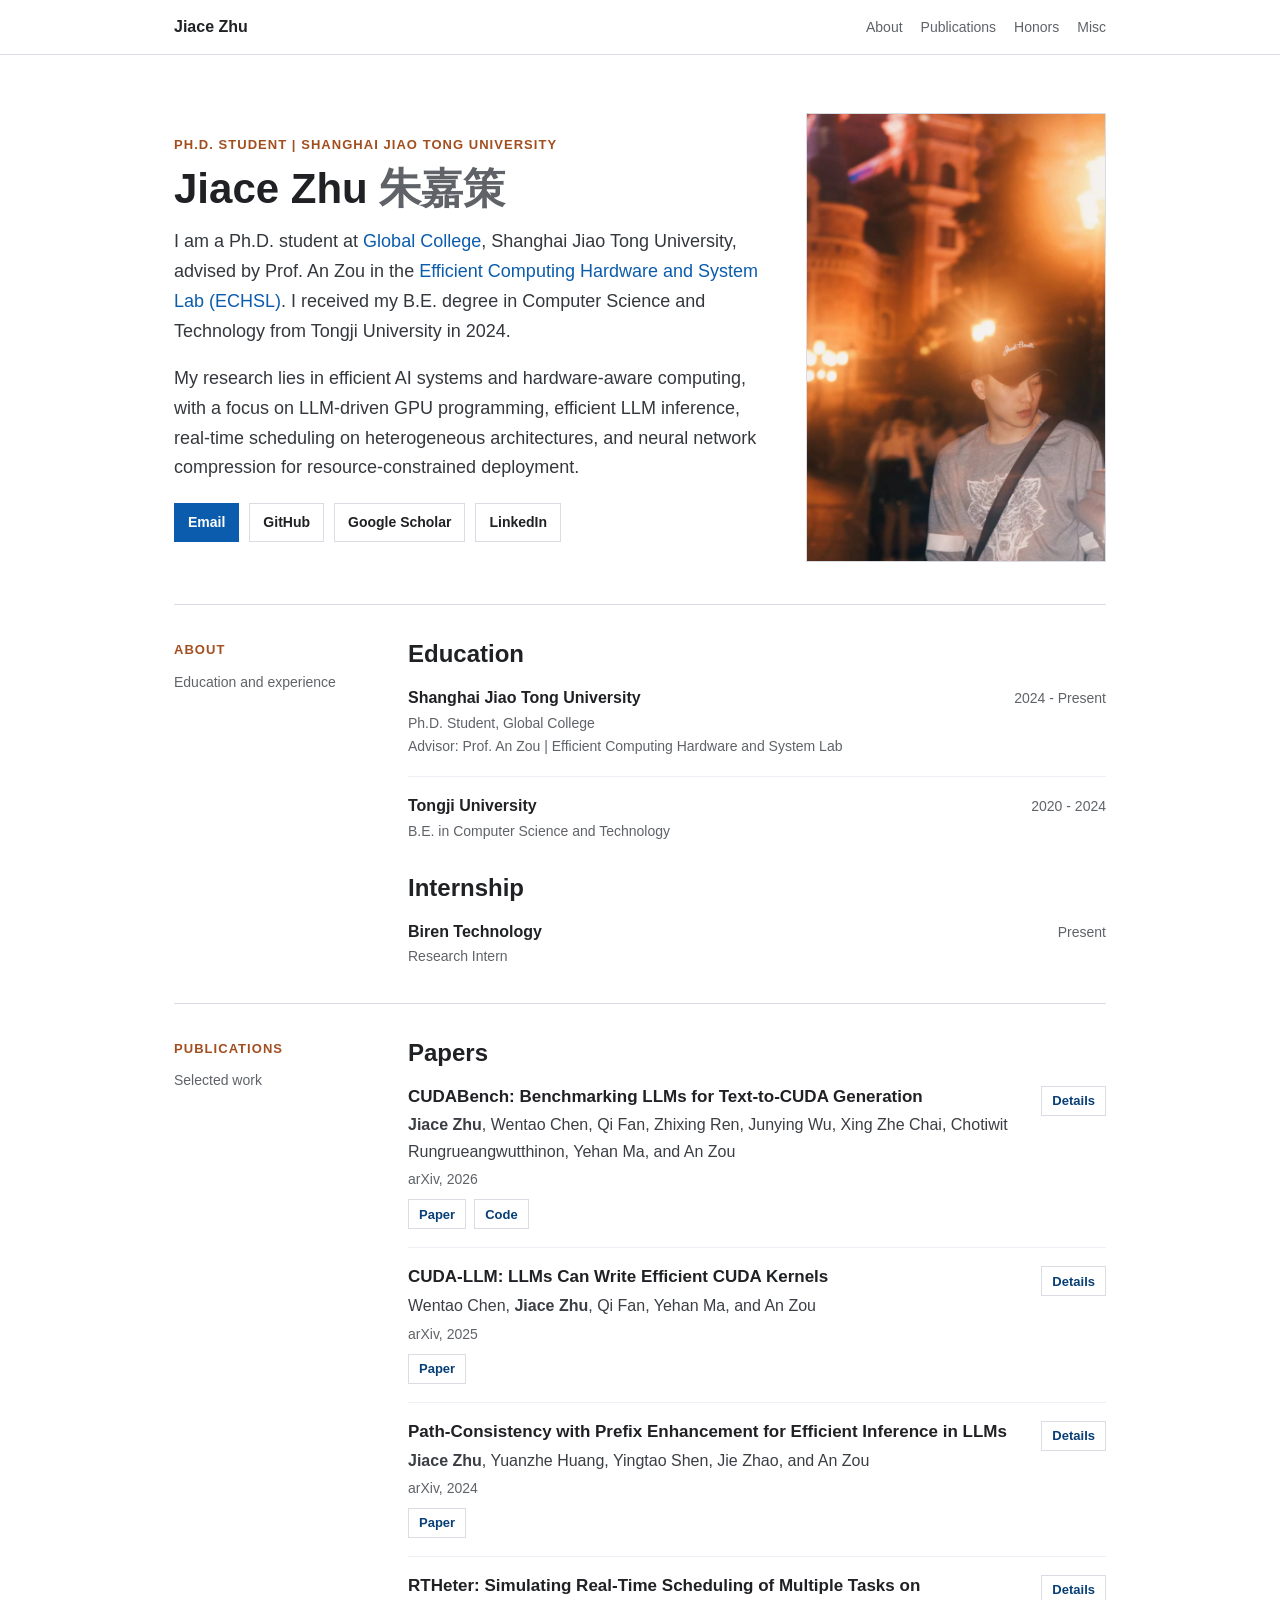
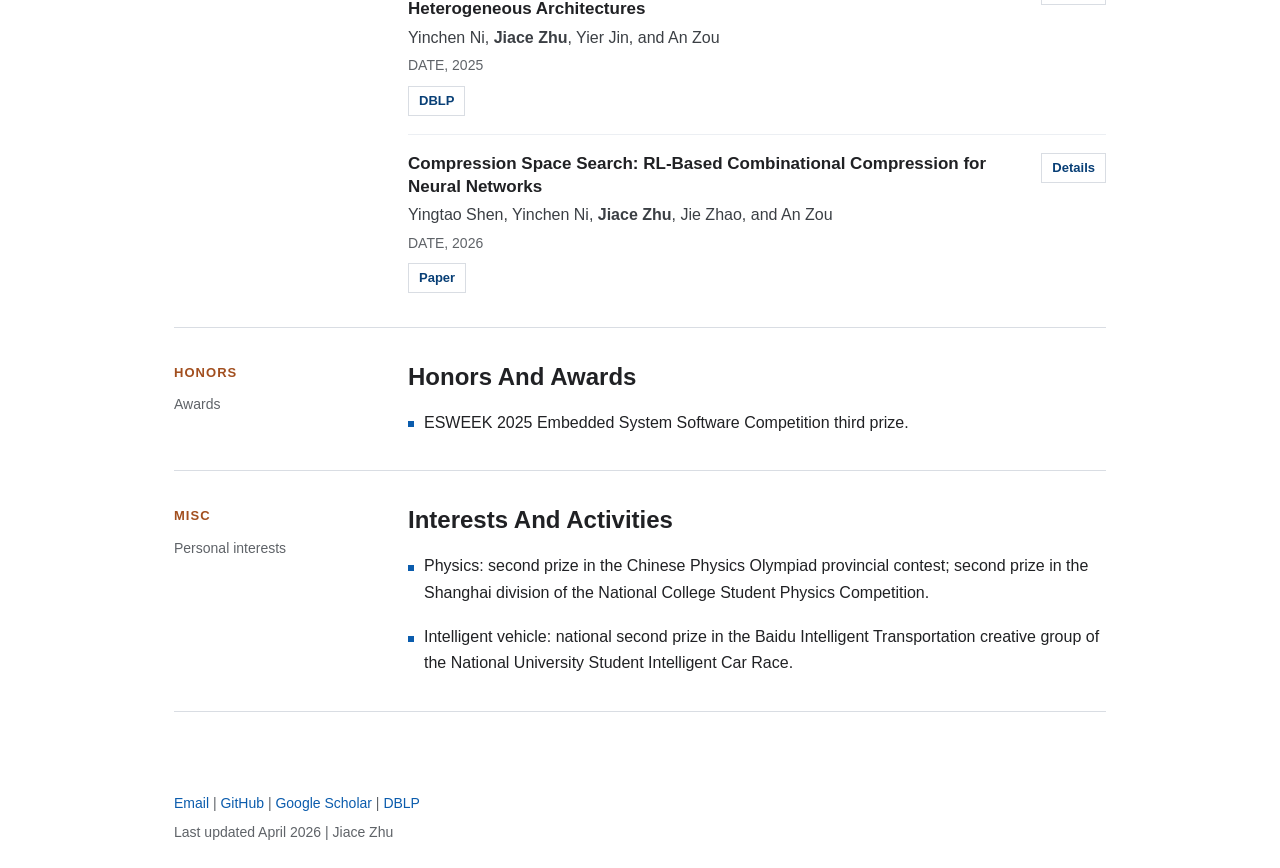
<file: index.html>
<!doctype html>
<html lang="en">
  <head>
    <meta charset="utf-8">
    <meta name="viewport" content="width=device-width, initial-scale=1">
    <meta name="description" content="Academic homepage of Jiace Zhu, Ph.D. student at Shanghai Jiao Tong University.">
    <link rel="icon" href="favicon.svg" type="image/svg+xml">
    <title>Jiace Zhu | Academic Homepage</title>
    <style>
      :root {
        color-scheme: light;
        --ink: #202124;
        --muted: #5f6368;
        --line: #d9dde3;
        --soft: #f6f7f9;
        --paper: #ffffff;
        --accent: #0b5cad;
        --accent-dark: #083f76;
        --warm: #a24f1f;
        --max: 980px;
      }

      * { box-sizing: border-box; }

      body {
        margin: 0;
        color: var(--ink);
        background: var(--paper);
        font-family: -apple-system, BlinkMacSystemFont, "Segoe UI", Arial, "Noto Sans", sans-serif;
        font-size: 16px;
        line-height: 1.65;
      }

      a { color: var(--accent); text-decoration: none; }
      a:hover { color: var(--accent-dark); text-decoration: underline; }

      .site-header {
        position: sticky;
        top: 0;
        z-index: 10;
        border-bottom: 1px solid var(--line);
        background: rgba(255, 255, 255, 0.94);
        backdrop-filter: blur(12px);
      }

      .nav {
        display: flex;
        align-items: center;
        justify-content: space-between;
        gap: 24px;
        max-width: var(--max);
        margin: 0 auto;
        padding: 14px 24px;
      }

      .brand { color: var(--ink); font-weight: 700; letter-spacing: 0; }

      .nav-links {
        display: flex;
        flex-wrap: wrap;
        gap: 18px;
        font-size: 14px;
      }

      .nav-links a { color: var(--muted); }

      main {
        max-width: var(--max);
        margin: 0 auto;
        padding: 0 24px 56px;
      }

      .hero {
        display: grid;
        grid-template-columns: minmax(0, 1fr) 300px;
        gap: 48px;
        align-items: center;
        padding: 58px 0 42px;
        border-bottom: 1px solid var(--line);
      }

      .eyebrow {
        margin: 0 0 10px;
        color: var(--warm);
        font-size: 13px;
        font-weight: 700;
        letter-spacing: 0.08em;
        text-transform: uppercase;
      }

      h1, h2, h3, p { margin-top: 0; }
      h1 { margin-bottom: 14px; font-size: 42px; line-height: 1.15; letter-spacing: 0; }
      h1 span { color: var(--muted); font-weight: 600; }
      h2 { margin-bottom: 18px; font-size: 24px; line-height: 1.25; }
      h3 { margin-bottom: 8px; font-size: 17px; }

      .lead {
        max-width: 760px;
        color: #34383d;
        font-size: 18px;
      }

      .portrait {
        width: 300px;
        max-width: 100%;
        height: auto;
        border: 1px solid var(--line);
        display: block;
        background: var(--soft);
      }

      .links {
        display: flex;
        flex-wrap: wrap;
        gap: 10px;
        margin-top: 20px;
      }

      .button {
        display: inline-flex;
        align-items: center;
        justify-content: center;
        min-height: 36px;
        padding: 7px 13px;
        border: 1px solid var(--line);
        color: var(--ink);
        background: var(--paper);
        font-size: 14px;
        font-weight: 600;
      }

      .button.primary {
        border-color: var(--accent);
        color: #fff;
        background: var(--accent);
      }

      .button:hover {
        text-decoration: none;
        border-color: var(--accent);
      }

      section {
        padding: 34px 0;
        border-bottom: 1px solid var(--line);
      }

      .section-grid {
        display: grid;
        grid-template-columns: 200px minmax(0, 1fr);
        gap: 34px;
      }

      .section-kicker {
        color: var(--muted);
        font-size: 14px;
      }

      .entry-list, .pub-list, .plain-list {
        display: grid;
        gap: 18px;
        margin: 0;
        padding: 0;
        list-style: none;
      }

      .entry-list + h2 { margin-top: 30px; }

      .entry {
        display: grid;
        grid-template-columns: minmax(0, 1fr) auto;
        gap: 12px;
        padding-bottom: 18px;
        border-bottom: 1px solid #eceff3;
      }

      .entry:last-child { padding-bottom: 0; border-bottom: 0; }
      .entry-title { margin: 0 0 3px; font-weight: 700; line-height: 1.35; }
      .entry-meta { margin: 0; color: var(--muted); font-size: 14px; }
      .entry-time { color: var(--muted); font-size: 14px; white-space: nowrap; }

      .publication {
        padding-bottom: 18px;
        border-bottom: 1px solid #eceff3;
      }

      .publication:last-child { padding-bottom: 0; border-bottom: 0; }

      .pub-row {
        display: grid;
        grid-template-columns: minmax(0, 1fr) auto;
        gap: 14px;
        align-items: start;
      }

      .pub-title {
        margin-bottom: 4px;
        font-size: 17px;
        font-weight: 700;
        line-height: 1.35;
      }

      .authors { margin-bottom: 3px; color: #3b3f44; }
      .authors strong { font-weight: 800; }
      .venue { margin-bottom: 8px; color: var(--muted); font-size: 14px; }

      .pub-links {
        display: flex;
        flex-wrap: wrap;
        gap: 8px;
      }

      .pub-links a {
        display: inline-flex;
        min-height: 30px;
        align-items: center;
        border: 1px solid var(--line);
        padding: 3px 10px;
        color: var(--accent-dark);
        font-size: 13px;
        font-weight: 700;
      }

      .pub-links a:hover {
        border-color: var(--accent);
        text-decoration: none;
      }

      .paper-toggle {
        min-height: 30px;
        border: 1px solid var(--line);
        padding: 3px 10px;
        color: var(--accent-dark);
        background: var(--paper);
        font: inherit;
        font-size: 13px;
        font-weight: 700;
        cursor: pointer;
      }

      .paper-toggle:hover,
      .paper-toggle[aria-expanded="true"] {
        border-color: var(--accent);
      }

      .paper-panel {
        display: none;
        grid-template-columns: 1fr;
        gap: 18px;
        margin-top: 14px;
        padding: 16px;
        border: 1px solid #eceff3;
        background: var(--soft);
      }

      .paper-panel.is-open { display: grid; }
      .paper-panel h3 { margin-bottom: 6px; font-size: 15px; }
      .paper-panel p { margin-bottom: 10px; }
      .paper-panel ul { margin: 0; padding-left: 18px; }

      .figure-card { display: grid; gap: 10px; }

      .paper-figure {
        width: 100%;
        height: 420px;
        border: 1px solid var(--line);
        object-fit: contain;
        background: var(--paper);
      }

      img.paper-figure {
        display: block;
        padding: 8px;
      }

      .plain-list li {
        position: relative;
        padding-left: 16px;
      }

      .plain-list li::before {
        position: absolute;
        left: 0;
        top: 0.72em;
        width: 6px;
        height: 6px;
        background: var(--accent);
        content: "";
      }

      .site-footer {
        max-width: var(--max);
        margin: 0 auto;
        padding: 24px;
        color: var(--muted);
        font-size: 14px;
      }

      .footer-links { margin: 0 0 6px; }
      .footer-note { margin: 0; }

      @media (max-width: 760px) {
        .nav {
          align-items: flex-start;
          flex-direction: column;
          gap: 8px;
        }

        .hero,
        .section-grid,
        .paper-panel {
          grid-template-columns: 1fr;
        }

        .hero {
          gap: 26px;
          padding-top: 36px;
        }

        h1 { font-size: 34px; }
        .portrait { width: min(260px, 100%); }
        .pub-row, .entry { grid-template-columns: 1fr; }
        .paper-toggle { justify-self: start; }
        .paper-figure { height: 280px; }
      }
    </style>
  </head>
  <body>
    <header class="site-header">
      <div class="nav">
        <a class="brand" href="#top" id="brand"></a>
        <nav class="nav-links" id="nav-links" aria-label="Primary navigation"></nav>
      </div>
    </header>

    <main id="top">
      <section class="hero" id="hero" aria-labelledby="page-title"></section>
      <section id="about" aria-labelledby="about-title"></section>
      <section id="publications" aria-labelledby="publications-title"></section>
      <section id="honors" aria-labelledby="honors-title"></section>
      <section id="misc" aria-labelledby="misc-title"></section>
    </main>

    <footer class="site-footer">
      <p class="footer-links" id="footer-links"></p>
      <p class="footer-note" id="footer-note"></p>
    </footer>

    <script src="data/site.js"></script>
    <script>
      const el = (tag, className, text) => {
        const node = document.createElement(tag);
        if (className) node.className = className;
        if (text !== undefined) node.textContent = text;
        return node;
      };

      const link = (item, className) => {
        const node = el("a", className, item.label);
        node.href = item.href;
        return node;
      };

      const appendRichText = (node, value) => {
        const parts = Array.isArray(value) ? value : [value];
        parts.forEach((part) => {
          node.append(typeof part === "string" ? document.createTextNode(part) : link(part));
        });
      };

      const renderSectionShell = (section, titleId) => {
        const grid = el("div", "section-grid");
        const aside = el("div");
        aside.append(el("p", "eyebrow", section.eyebrow), el("p", "section-kicker", section.kicker));
        const content = el("div");
        const title = el("h2", "", section.title || section.educationTitle);
        title.id = titleId;
        content.append(title);
        grid.append(aside, content);
        return { grid, content };
      };

      const renderEntries = (items) => {
        const list = el("ul", "entry-list");
        items.forEach((item) => {
          const li = el("li", "entry");
          const text = el("div");
          text.append(el("p", "entry-title", item.title));
          item.meta.forEach((line) => {
            const meta = el("p", "entry-meta");
            appendRichText(meta, line);
            text.append(meta);
          });
          li.append(text, el("span", "entry-time", item.time));
          list.append(li);
        });
        return list;
      };

      const renderAuthors = (authors) => {
        const container = el("div", "authors");
        authors.forEach((author, index) => {
          if (index > 0) container.append(document.createTextNode(index === authors.length - 1 ? ", and " : ", "));
          container.append(author.self ? el("strong", "", author.name) : document.createTextNode(author.name));
        });
        return container;
      };

      const renderFigure = (figure) => {
        const card = el("div", "figure-card");
        if (figure.type === "image") {
          const image = el("img", "paper-figure");
          image.src = figure.src;
          image.alt = figure.alt;
          card.append(image);
        } else {
          const object = el("object", "paper-figure");
          object.data = figure.src;
          object.type = "application/pdf";
          object.setAttribute("aria-label", figure.alt);
          card.append(object);
        }
        return card;
      };

      const wirePaperToggles = (labels) => {
        document.querySelectorAll(".paper-toggle").forEach((button) => {
          button.addEventListener("click", () => {
            const panel = document.getElementById(button.getAttribute("aria-controls"));
            const isOpen = button.getAttribute("aria-expanded") === "true";
            button.setAttribute("aria-expanded", String(!isOpen));
            button.textContent = isOpen ? labels.detailsLabel : labels.hideLabel;
            panel.classList.toggle("is-open", !isOpen);
          });
        });
      };

      const renderSite = (data) => {
        document.title = data.site.title;
        document.querySelector("meta[name='description']").setAttribute("content", data.site.description);
        document.getElementById("brand").textContent = data.site.brand;

        const nav = document.getElementById("nav-links");
        data.site.nav.forEach((item) => nav.append(link(item)));

        const hero = document.getElementById("hero");
        const heroText = el("div");
        heroText.append(el("p", "eyebrow", data.profile.eyebrow));
        const name = el("h1");
        name.id = "page-title";
        name.append(document.createTextNode(`${data.profile.name} `));
        const chineseName = el("span", "", data.profile.chineseName);
        chineseName.lang = "zh-Hans";
        name.append(chineseName);
        heroText.append(name);
        data.profile.bio.forEach((line) => {
          const paragraph = el("p", "lead");
          appendRichText(paragraph, line);
          heroText.append(paragraph);
        });
        const profileLinks = el("div", "links");
        profileLinks.setAttribute("aria-label", "Profile links");
        data.profile.links.forEach((item) => profileLinks.append(link(item, item.primary ? "button primary" : "button")));
        heroText.append(profileLinks);
        const portrait = el("img", "portrait");
        portrait.src = data.profile.portrait.src;
        portrait.alt = data.profile.portrait.alt;
        hero.append(heroText, portrait);

        const about = renderSectionShell(data.about, "about-title");
        about.content.append(renderEntries(data.about.education));
        about.content.append(el("h2", "", data.about.internshipTitle));
        about.content.append(renderEntries(data.about.internships));
        document.getElementById("about").append(about.grid);

        const pubs = renderSectionShell(data.publications, "publications-title");
        const pubList = el("ul", "pub-list");
        data.publications.items.forEach((paper) => {
          const item = el("li", "publication");
          const row = el("div", "pub-row");
          const summary = el("div");
          summary.append(el("div", "pub-title", paper.title), renderAuthors(paper.authors), el("div", "venue", paper.venue));
          const links = el("div", "pub-links");
          paper.links.forEach((paperLink) => links.append(link(paperLink)));
          summary.append(links);
          const button = el("button", "paper-toggle", data.publications.detailsLabel);
          button.type = "button";
          button.setAttribute("aria-expanded", "false");
          button.setAttribute("aria-controls", `paper-${paper.id}`);
          row.append(summary, button);

          const panel = el("div", "paper-panel");
          panel.id = `paper-${paper.id}`;
          const detailText = el("div");
          detailText.append(el("h3", "", paper.detail.heading), el("p", "", paper.detail.summary));
          const points = el("ul");
          paper.detail.points.forEach((point) => points.append(el("li", "", point)));
          detailText.append(points);
          panel.append(detailText, renderFigure(paper.detail.figure));
          item.append(row, panel);
          pubList.append(item);
        });
        pubs.content.append(pubList);
        document.getElementById("publications").append(pubs.grid);

        ["honors", "misc"].forEach((key) => {
          const section = renderSectionShell(data[key], `${key}-title`);
          const list = el("ul", "plain-list");
          data[key].items.forEach((item) => list.append(el("li", "", item)));
          section.content.append(list);
          document.getElementById(key).append(section.grid);
        });

        const footerLinks = document.getElementById("footer-links");
        data.footerLinks.forEach((item, index) => {
          if (index > 0) footerLinks.append(document.createTextNode(" | "));
          footerLinks.append(link(item));
        });
        document.getElementById("footer-note").textContent = data.site.footerNote;

        wirePaperToggles(data.publications);
      };

      if (window.SITE_DATA) {
        renderSite(window.SITE_DATA);
      } else {
        document.getElementById("hero").textContent = "Unable to load site data.";
      }
    </script>
  </body>
</html>
</file>
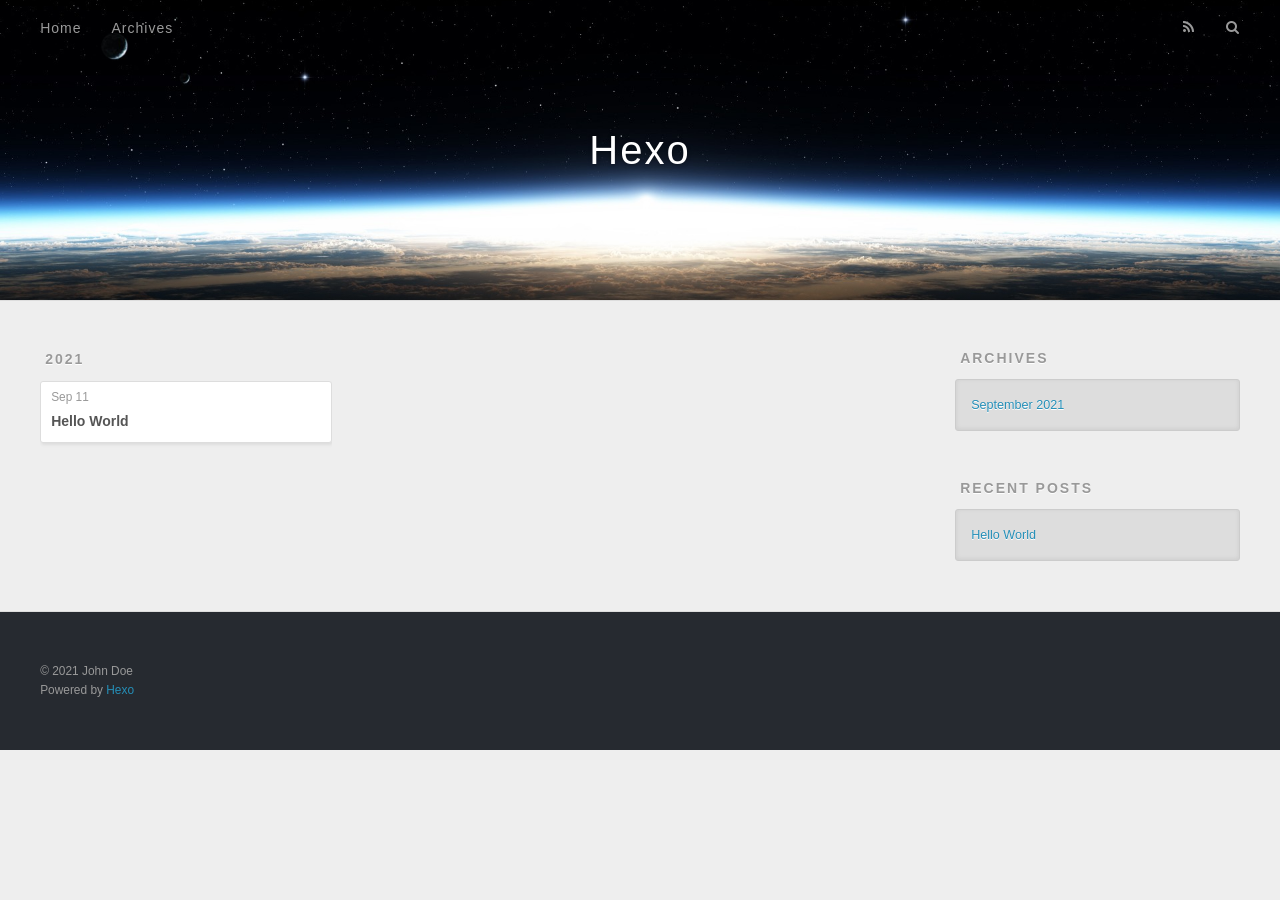
<file: archives/index.html>
<!DOCTYPE html>
<html>
<head>
  <meta charset="utf-8">
  

  
  <title>Archives | Hexo</title>
  <meta name="viewport" content="width=device-width, initial-scale=1, maximum-scale=1">
  <meta property="og:type" content="website">
<meta property="og:title" content="Hexo">
<meta property="og:url" content="http://example.com/archives/index.html">
<meta property="og:site_name" content="Hexo">
<meta property="og:locale" content="en_US">
<meta property="article:author" content="John Doe">
<meta name="twitter:card" content="summary">
  
    <link rel="alternate" href="/atom.xml" title="Hexo" type="application/atom+xml">
  
  
    <link rel="icon" href="/favicon.png">
  
  
    <link href="//fonts.googleapis.com/css?family=Source+Code+Pro" rel="stylesheet" type="text/css">
  
  
<link rel="stylesheet" href="/css/style.css">

<meta name="generator" content="Hexo 5.4.0"></head>

<body>
  <div id="container">
    <div id="wrap">
      <header id="header">
  <div id="banner"></div>
  <div id="header-outer" class="outer">
    <div id="header-title" class="inner">
      <h1 id="logo-wrap">
        <a href="/" id="logo">Hexo</a>
      </h1>
      
    </div>
    <div id="header-inner" class="inner">
      <nav id="main-nav">
        <a id="main-nav-toggle" class="nav-icon"></a>
        
          <a class="main-nav-link" href="/">Home</a>
        
          <a class="main-nav-link" href="/archives">Archives</a>
        
      </nav>
      <nav id="sub-nav">
        
          <a id="nav-rss-link" class="nav-icon" href="/atom.xml" title="RSS Feed"></a>
        
        <a id="nav-search-btn" class="nav-icon" title="Search"></a>
      </nav>
      <div id="search-form-wrap">
        <form action="//google.com/search" method="get" accept-charset="UTF-8" class="search-form"><input type="search" name="q" class="search-form-input" placeholder="Search"><button type="submit" class="search-form-submit">&#xF002;</button><input type="hidden" name="sitesearch" value="http://example.com"></form>
      </div>
    </div>
  </div>
</header>
      <div class="outer">
        <section id="main">
  
  
    
    
      
      
      <section class="archives-wrap">
        <div class="archive-year-wrap">
          <a href="/archives/2021" class="archive-year">2021</a>
        </div>
        <div class="archives">
    
    <article class="archive-article archive-type-post">
  <div class="archive-article-inner">
    <header class="archive-article-header">
      <a href="/2021/09/11/hello-world/" class="archive-article-date">
  <time datetime="2021-09-11T11:15:51.904Z" itemprop="datePublished">Sep 11</time>
</a>
      
  
    <h1 itemprop="name">
      <a class="archive-article-title" href="/2021/09/11/hello-world/">Hello World</a>
    </h1>
  

    </header>
  </div>
</article>
  
  
    </div></section>
  


</section>
        
          <aside id="sidebar">
  
    

  
    

  
    
  
    
  <div class="widget-wrap">
    <h3 class="widget-title">Archives</h3>
    <div class="widget">
      <ul class="archive-list"><li class="archive-list-item"><a class="archive-list-link" href="/archives/2021/09/">September 2021</a></li></ul>
    </div>
  </div>


  
    
  <div class="widget-wrap">
    <h3 class="widget-title">Recent Posts</h3>
    <div class="widget">
      <ul>
        
          <li>
            <a href="/2021/09/11/hello-world/">Hello World</a>
          </li>
        
      </ul>
    </div>
  </div>

  
</aside>
        
      </div>
      <footer id="footer">
  
  <div class="outer">
    <div id="footer-info" class="inner">
      &copy; 2021 John Doe<br>
      Powered by <a href="http://hexo.io/" target="_blank">Hexo</a>
    </div>
  </div>
</footer>
    </div>
    <nav id="mobile-nav">
  
    <a href="/" class="mobile-nav-link">Home</a>
  
    <a href="/archives" class="mobile-nav-link">Archives</a>
  
</nav>
    

<script src="//ajax.googleapis.com/ajax/libs/jquery/2.0.3/jquery.min.js"></script>


  
<link rel="stylesheet" href="/fancybox/jquery.fancybox.css">

  
<script src="/fancybox/jquery.fancybox.pack.js"></script>




<script src="/js/script.js"></script>




  </div>
</body>
</html>
</file>
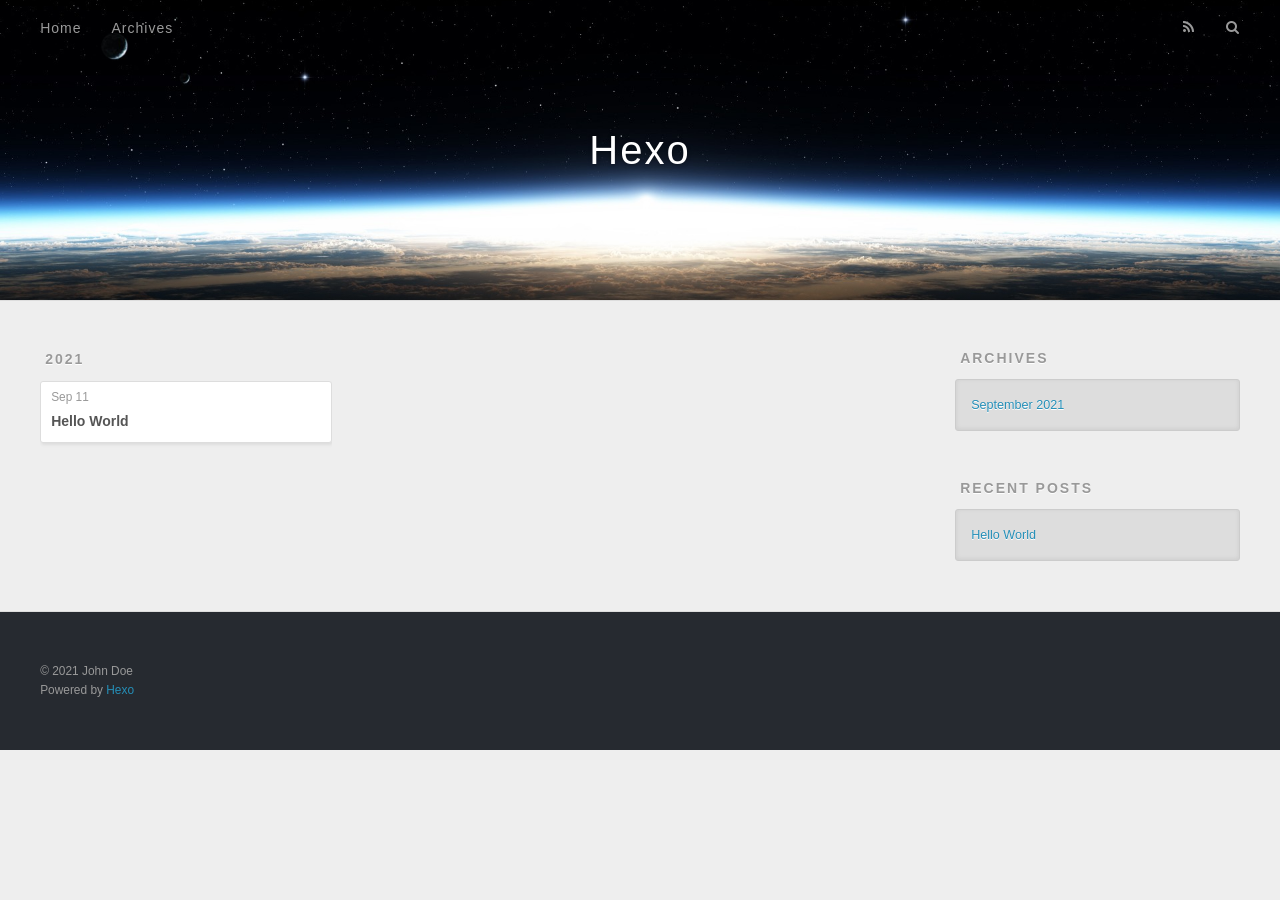
<file: archives/2021/index.html>
<!DOCTYPE html>
<html>
<head>
  <meta charset="utf-8">
  

  
  <title>Archives: 2021 | Hexo</title>
  <meta name="viewport" content="width=device-width, initial-scale=1, maximum-scale=1">
  <meta property="og:type" content="website">
<meta property="og:title" content="Hexo">
<meta property="og:url" content="http://example.com/archives/2021/index.html">
<meta property="og:site_name" content="Hexo">
<meta property="og:locale" content="en_US">
<meta property="article:author" content="John Doe">
<meta name="twitter:card" content="summary">
  
    <link rel="alternate" href="/atom.xml" title="Hexo" type="application/atom+xml">
  
  
    <link rel="icon" href="/favicon.png">
  
  
    <link href="//fonts.googleapis.com/css?family=Source+Code+Pro" rel="stylesheet" type="text/css">
  
  
<link rel="stylesheet" href="/css/style.css">

<meta name="generator" content="Hexo 5.4.0"></head>

<body>
  <div id="container">
    <div id="wrap">
      <header id="header">
  <div id="banner"></div>
  <div id="header-outer" class="outer">
    <div id="header-title" class="inner">
      <h1 id="logo-wrap">
        <a href="/" id="logo">Hexo</a>
      </h1>
      
    </div>
    <div id="header-inner" class="inner">
      <nav id="main-nav">
        <a id="main-nav-toggle" class="nav-icon"></a>
        
          <a class="main-nav-link" href="/">Home</a>
        
          <a class="main-nav-link" href="/archives">Archives</a>
        
      </nav>
      <nav id="sub-nav">
        
          <a id="nav-rss-link" class="nav-icon" href="/atom.xml" title="RSS Feed"></a>
        
        <a id="nav-search-btn" class="nav-icon" title="Search"></a>
      </nav>
      <div id="search-form-wrap">
        <form action="//google.com/search" method="get" accept-charset="UTF-8" class="search-form"><input type="search" name="q" class="search-form-input" placeholder="Search"><button type="submit" class="search-form-submit">&#xF002;</button><input type="hidden" name="sitesearch" value="http://example.com"></form>
      </div>
    </div>
  </div>
</header>
      <div class="outer">
        <section id="main">
  
  
    
    
      
      
      <section class="archives-wrap">
        <div class="archive-year-wrap">
          <a href="/archives/2021" class="archive-year">2021</a>
        </div>
        <div class="archives">
    
    <article class="archive-article archive-type-post">
  <div class="archive-article-inner">
    <header class="archive-article-header">
      <a href="/2021/09/11/hello-world/" class="archive-article-date">
  <time datetime="2021-09-11T11:15:51.904Z" itemprop="datePublished">Sep 11</time>
</a>
      
  
    <h1 itemprop="name">
      <a class="archive-article-title" href="/2021/09/11/hello-world/">Hello World</a>
    </h1>
  

    </header>
  </div>
</article>
  
  
    </div></section>
  


</section>
        
          <aside id="sidebar">
  
    

  
    

  
    
  
    
  <div class="widget-wrap">
    <h3 class="widget-title">Archives</h3>
    <div class="widget">
      <ul class="archive-list"><li class="archive-list-item"><a class="archive-list-link" href="/archives/2021/09/">September 2021</a></li></ul>
    </div>
  </div>


  
    
  <div class="widget-wrap">
    <h3 class="widget-title">Recent Posts</h3>
    <div class="widget">
      <ul>
        
          <li>
            <a href="/2021/09/11/hello-world/">Hello World</a>
          </li>
        
      </ul>
    </div>
  </div>

  
</aside>
        
      </div>
      <footer id="footer">
  
  <div class="outer">
    <div id="footer-info" class="inner">
      &copy; 2021 John Doe<br>
      Powered by <a href="http://hexo.io/" target="_blank">Hexo</a>
    </div>
  </div>
</footer>
    </div>
    <nav id="mobile-nav">
  
    <a href="/" class="mobile-nav-link">Home</a>
  
    <a href="/archives" class="mobile-nav-link">Archives</a>
  
</nav>
    

<script src="//ajax.googleapis.com/ajax/libs/jquery/2.0.3/jquery.min.js"></script>


  
<link rel="stylesheet" href="/fancybox/jquery.fancybox.css">

  
<script src="/fancybox/jquery.fancybox.pack.js"></script>




<script src="/js/script.js"></script>




  </div>
</body>
</html>
</file>
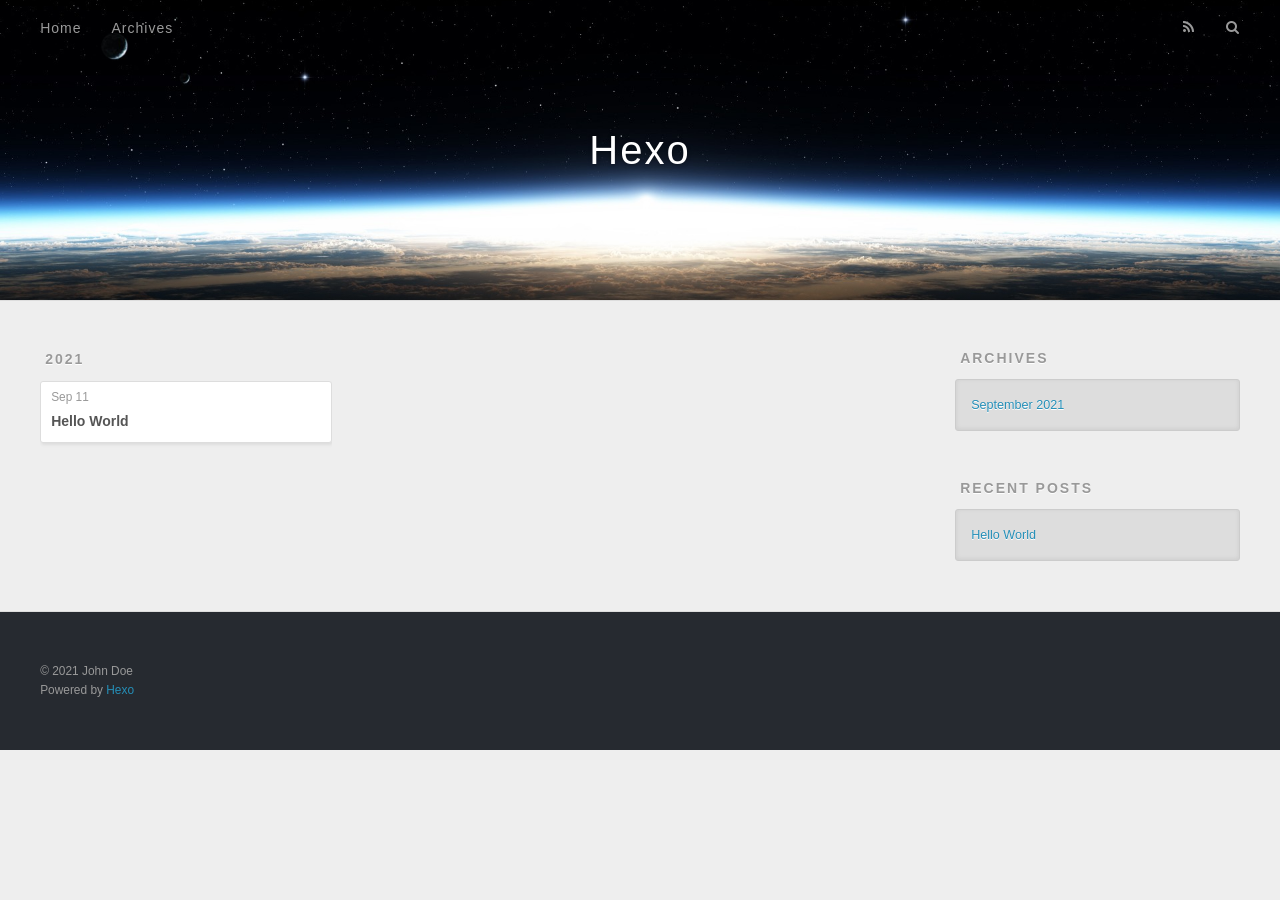
<file: archives/2021/09/index.html>
<!DOCTYPE html>
<html>
<head>
  <meta charset="utf-8">
  

  
  <title>Archives: 2021/9 | Hexo</title>
  <meta name="viewport" content="width=device-width, initial-scale=1, maximum-scale=1">
  <meta property="og:type" content="website">
<meta property="og:title" content="Hexo">
<meta property="og:url" content="http://example.com/archives/2021/09/index.html">
<meta property="og:site_name" content="Hexo">
<meta property="og:locale" content="en_US">
<meta property="article:author" content="John Doe">
<meta name="twitter:card" content="summary">
  
    <link rel="alternate" href="/atom.xml" title="Hexo" type="application/atom+xml">
  
  
    <link rel="icon" href="/favicon.png">
  
  
    <link href="//fonts.googleapis.com/css?family=Source+Code+Pro" rel="stylesheet" type="text/css">
  
  
<link rel="stylesheet" href="/css/style.css">

<meta name="generator" content="Hexo 5.4.0"></head>

<body>
  <div id="container">
    <div id="wrap">
      <header id="header">
  <div id="banner"></div>
  <div id="header-outer" class="outer">
    <div id="header-title" class="inner">
      <h1 id="logo-wrap">
        <a href="/" id="logo">Hexo</a>
      </h1>
      
    </div>
    <div id="header-inner" class="inner">
      <nav id="main-nav">
        <a id="main-nav-toggle" class="nav-icon"></a>
        
          <a class="main-nav-link" href="/">Home</a>
        
          <a class="main-nav-link" href="/archives">Archives</a>
        
      </nav>
      <nav id="sub-nav">
        
          <a id="nav-rss-link" class="nav-icon" href="/atom.xml" title="RSS Feed"></a>
        
        <a id="nav-search-btn" class="nav-icon" title="Search"></a>
      </nav>
      <div id="search-form-wrap">
        <form action="//google.com/search" method="get" accept-charset="UTF-8" class="search-form"><input type="search" name="q" class="search-form-input" placeholder="Search"><button type="submit" class="search-form-submit">&#xF002;</button><input type="hidden" name="sitesearch" value="http://example.com"></form>
      </div>
    </div>
  </div>
</header>
      <div class="outer">
        <section id="main">
  
  
    
    
      
      
      <section class="archives-wrap">
        <div class="archive-year-wrap">
          <a href="/archives/2021" class="archive-year">2021</a>
        </div>
        <div class="archives">
    
    <article class="archive-article archive-type-post">
  <div class="archive-article-inner">
    <header class="archive-article-header">
      <a href="/2021/09/11/hello-world/" class="archive-article-date">
  <time datetime="2021-09-11T11:15:51.904Z" itemprop="datePublished">Sep 11</time>
</a>
      
  
    <h1 itemprop="name">
      <a class="archive-article-title" href="/2021/09/11/hello-world/">Hello World</a>
    </h1>
  

    </header>
  </div>
</article>
  
  
    </div></section>
  


</section>
        
          <aside id="sidebar">
  
    

  
    

  
    
  
    
  <div class="widget-wrap">
    <h3 class="widget-title">Archives</h3>
    <div class="widget">
      <ul class="archive-list"><li class="archive-list-item"><a class="archive-list-link" href="/archives/2021/09/">September 2021</a></li></ul>
    </div>
  </div>


  
    
  <div class="widget-wrap">
    <h3 class="widget-title">Recent Posts</h3>
    <div class="widget">
      <ul>
        
          <li>
            <a href="/2021/09/11/hello-world/">Hello World</a>
          </li>
        
      </ul>
    </div>
  </div>

  
</aside>
        
      </div>
      <footer id="footer">
  
  <div class="outer">
    <div id="footer-info" class="inner">
      &copy; 2021 John Doe<br>
      Powered by <a href="http://hexo.io/" target="_blank">Hexo</a>
    </div>
  </div>
</footer>
    </div>
    <nav id="mobile-nav">
  
    <a href="/" class="mobile-nav-link">Home</a>
  
    <a href="/archives" class="mobile-nav-link">Archives</a>
  
</nav>
    

<script src="//ajax.googleapis.com/ajax/libs/jquery/2.0.3/jquery.min.js"></script>


  
<link rel="stylesheet" href="/fancybox/jquery.fancybox.css">

  
<script src="/fancybox/jquery.fancybox.pack.js"></script>




<script src="/js/script.js"></script>




  </div>
</body>
</html>
</file>
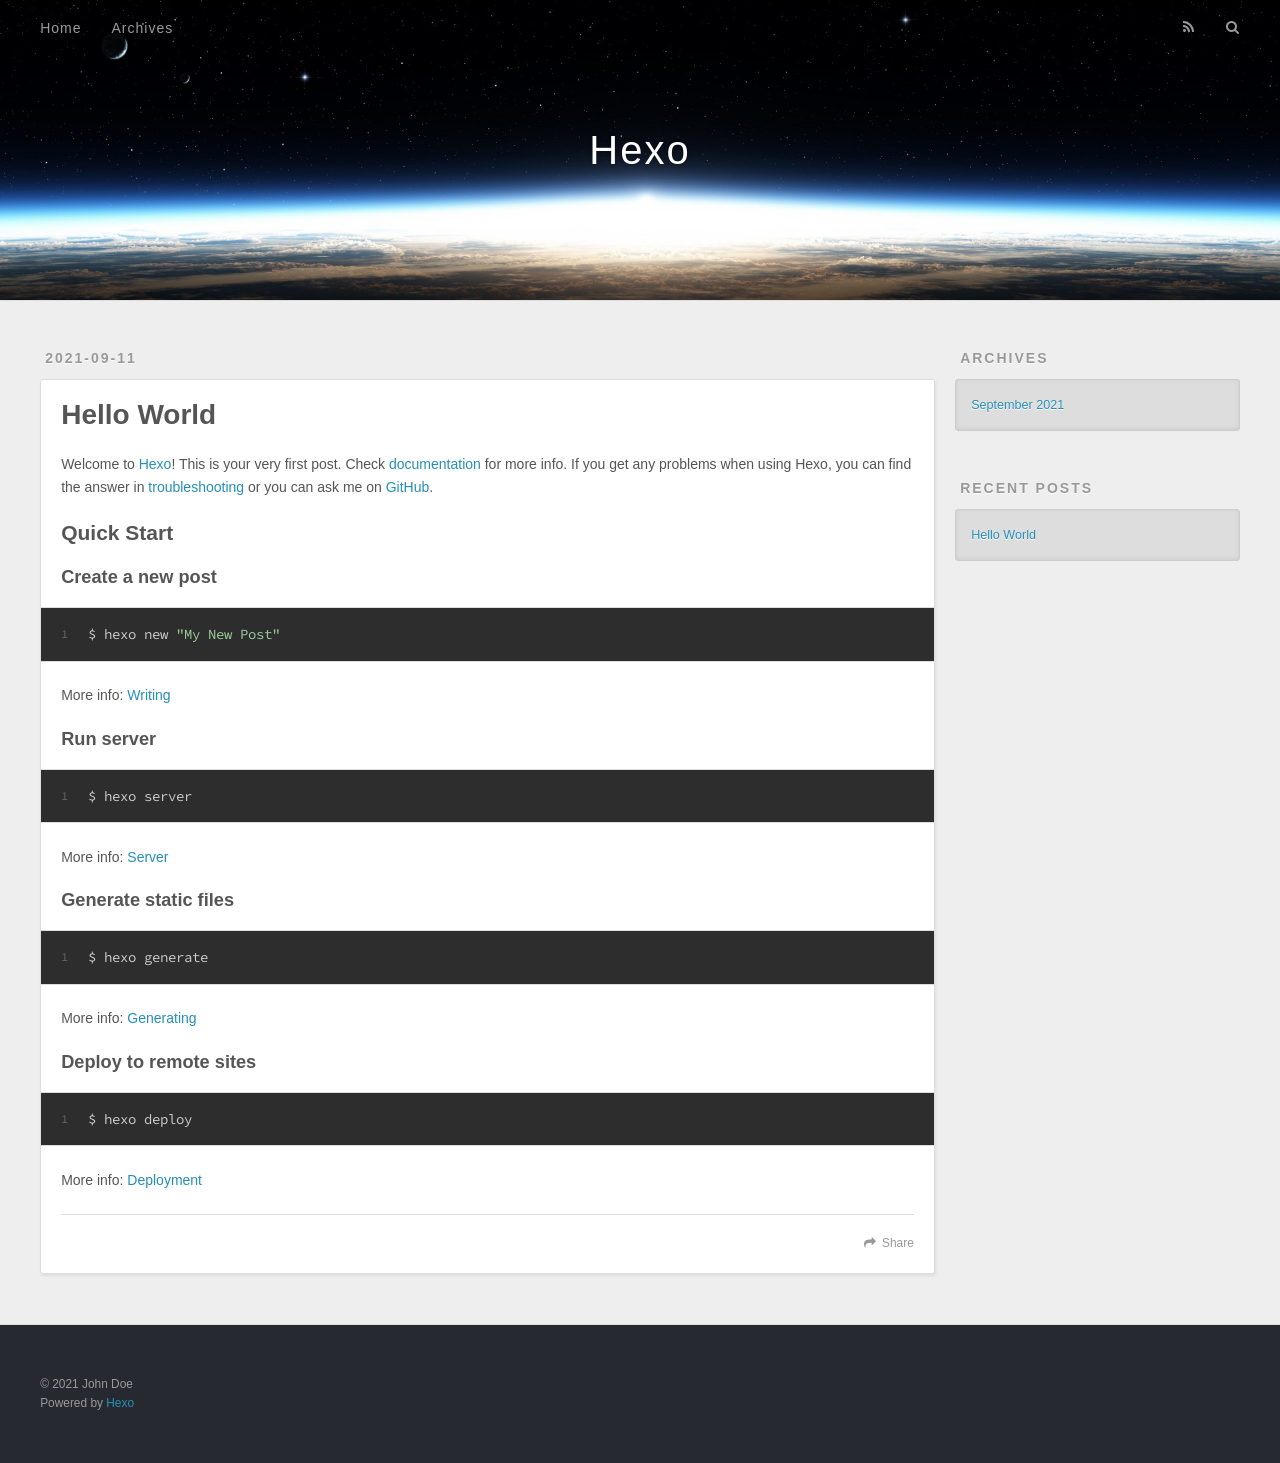
<file: 2021/09/11/hello-world/index.html>
<!DOCTYPE html>
<html>
<head>
  <meta charset="utf-8">
  

  
  <title>Hello World | Hexo</title>
  <meta name="viewport" content="width=device-width, initial-scale=1, maximum-scale=1">
  <meta name="description" content="Welcome to Hexo! This is your very first post. Check documentation for more info. If you get any problems when using Hexo, you can find the answer in troubleshooting or you can ask me on GitHub. Quick">
<meta property="og:type" content="article">
<meta property="og:title" content="Hello World">
<meta property="og:url" content="http://example.com/2021/09/11/hello-world/index.html">
<meta property="og:site_name" content="Hexo">
<meta property="og:description" content="Welcome to Hexo! This is your very first post. Check documentation for more info. If you get any problems when using Hexo, you can find the answer in troubleshooting or you can ask me on GitHub. Quick">
<meta property="og:locale" content="en_US">
<meta property="article:published_time" content="2021-09-11T11:15:51.904Z">
<meta property="article:modified_time" content="1985-10-26T08:15:00.000Z">
<meta property="article:author" content="John Doe">
<meta name="twitter:card" content="summary">
  
    <link rel="alternate" href="/atom.xml" title="Hexo" type="application/atom+xml">
  
  
    <link rel="icon" href="/favicon.png">
  
  
    <link href="//fonts.googleapis.com/css?family=Source+Code+Pro" rel="stylesheet" type="text/css">
  
  
<link rel="stylesheet" href="/css/style.css">

<meta name="generator" content="Hexo 5.4.0"></head>

<body>
  <div id="container">
    <div id="wrap">
      <header id="header">
  <div id="banner"></div>
  <div id="header-outer" class="outer">
    <div id="header-title" class="inner">
      <h1 id="logo-wrap">
        <a href="/" id="logo">Hexo</a>
      </h1>
      
    </div>
    <div id="header-inner" class="inner">
      <nav id="main-nav">
        <a id="main-nav-toggle" class="nav-icon"></a>
        
          <a class="main-nav-link" href="/">Home</a>
        
          <a class="main-nav-link" href="/archives">Archives</a>
        
      </nav>
      <nav id="sub-nav">
        
          <a id="nav-rss-link" class="nav-icon" href="/atom.xml" title="RSS Feed"></a>
        
        <a id="nav-search-btn" class="nav-icon" title="Search"></a>
      </nav>
      <div id="search-form-wrap">
        <form action="//google.com/search" method="get" accept-charset="UTF-8" class="search-form"><input type="search" name="q" class="search-form-input" placeholder="Search"><button type="submit" class="search-form-submit">&#xF002;</button><input type="hidden" name="sitesearch" value="http://example.com"></form>
      </div>
    </div>
  </div>
</header>
      <div class="outer">
        <section id="main"><article id="post-hello-world" class="article article-type-post" itemscope itemprop="blogPost">
  <div class="article-meta">
    <a href="/2021/09/11/hello-world/" class="article-date">
  <time datetime="2021-09-11T11:15:51.904Z" itemprop="datePublished">2021-09-11</time>
</a>
    
  </div>
  <div class="article-inner">
    
    
      <header class="article-header">
        
  
    <h1 class="article-title" itemprop="name">
      Hello World
    </h1>
  

      </header>
    
    <div class="article-entry" itemprop="articleBody">
      
        <p>Welcome to <a target="_blank" rel="noopener" href="https://hexo.io/">Hexo</a>! This is your very first post. Check <a target="_blank" rel="noopener" href="https://hexo.io/docs/">documentation</a> for more info. If you get any problems when using Hexo, you can find the answer in <a target="_blank" rel="noopener" href="https://hexo.io/docs/troubleshooting.html">troubleshooting</a> or you can ask me on <a target="_blank" rel="noopener" href="https://github.com/hexojs/hexo/issues">GitHub</a>.</p>
<h2 id="Quick-Start"><a href="#Quick-Start" class="headerlink" title="Quick Start"></a>Quick Start</h2><h3 id="Create-a-new-post"><a href="#Create-a-new-post" class="headerlink" title="Create a new post"></a>Create a new post</h3><figure class="highlight bash"><table><tr><td class="gutter"><pre><span class="line">1</span><br></pre></td><td class="code"><pre><span class="line">$ hexo new <span class="string">&quot;My New Post&quot;</span></span><br></pre></td></tr></table></figure>

<p>More info: <a target="_blank" rel="noopener" href="https://hexo.io/docs/writing.html">Writing</a></p>
<h3 id="Run-server"><a href="#Run-server" class="headerlink" title="Run server"></a>Run server</h3><figure class="highlight bash"><table><tr><td class="gutter"><pre><span class="line">1</span><br></pre></td><td class="code"><pre><span class="line">$ hexo server</span><br></pre></td></tr></table></figure>

<p>More info: <a target="_blank" rel="noopener" href="https://hexo.io/docs/server.html">Server</a></p>
<h3 id="Generate-static-files"><a href="#Generate-static-files" class="headerlink" title="Generate static files"></a>Generate static files</h3><figure class="highlight bash"><table><tr><td class="gutter"><pre><span class="line">1</span><br></pre></td><td class="code"><pre><span class="line">$ hexo generate</span><br></pre></td></tr></table></figure>

<p>More info: <a target="_blank" rel="noopener" href="https://hexo.io/docs/generating.html">Generating</a></p>
<h3 id="Deploy-to-remote-sites"><a href="#Deploy-to-remote-sites" class="headerlink" title="Deploy to remote sites"></a>Deploy to remote sites</h3><figure class="highlight bash"><table><tr><td class="gutter"><pre><span class="line">1</span><br></pre></td><td class="code"><pre><span class="line">$ hexo deploy</span><br></pre></td></tr></table></figure>

<p>More info: <a target="_blank" rel="noopener" href="https://hexo.io/docs/one-command-deployment.html">Deployment</a></p>

      
    </div>
    <footer class="article-footer">
      <a data-url="http://example.com/2021/09/11/hello-world/" data-id="cktfp1pn40000q4ufg59x08ok" class="article-share-link">Share</a>
      
      
    </footer>
  </div>
  
    
  
</article>

</section>
        
          <aside id="sidebar">
  
    

  
    

  
    
  
    
  <div class="widget-wrap">
    <h3 class="widget-title">Archives</h3>
    <div class="widget">
      <ul class="archive-list"><li class="archive-list-item"><a class="archive-list-link" href="/archives/2021/09/">September 2021</a></li></ul>
    </div>
  </div>


  
    
  <div class="widget-wrap">
    <h3 class="widget-title">Recent Posts</h3>
    <div class="widget">
      <ul>
        
          <li>
            <a href="/2021/09/11/hello-world/">Hello World</a>
          </li>
        
      </ul>
    </div>
  </div>

  
</aside>
        
      </div>
      <footer id="footer">
  
  <div class="outer">
    <div id="footer-info" class="inner">
      &copy; 2021 John Doe<br>
      Powered by <a href="http://hexo.io/" target="_blank">Hexo</a>
    </div>
  </div>
</footer>
    </div>
    <nav id="mobile-nav">
  
    <a href="/" class="mobile-nav-link">Home</a>
  
    <a href="/archives" class="mobile-nav-link">Archives</a>
  
</nav>
    

<script src="//ajax.googleapis.com/ajax/libs/jquery/2.0.3/jquery.min.js"></script>


  
<link rel="stylesheet" href="/fancybox/jquery.fancybox.css">

  
<script src="/fancybox/jquery.fancybox.pack.js"></script>




<script src="/js/script.js"></script>




  </div>
</body>
</html>
</file>
<file: css/style.css>
body {
  width: 100%;
}
body:before,
body:after {
  content: "";
  display: table;
}
body:after {
  clear: both;
}
html,
body,
div,
span,
applet,
object,
iframe,
h1,
h2,
h3,
h4,
h5,
h6,
p,
blockquote,
pre,
a,
abbr,
acronym,
address,
big,
cite,
code,
del,
dfn,
em,
img,
ins,
kbd,
q,
s,
samp,
small,
strike,
strong,
sub,
sup,
tt,
var,
dl,
dt,
dd,
ol,
ul,
li,
fieldset,
form,
label,
legend,
table,
caption,
tbody,
tfoot,
thead,
tr,
th,
td {
  margin: 0;
  padding: 0;
  border: 0;
  outline: 0;
  font-weight: inherit;
  font-style: inherit;
  font-family: inherit;
  font-size: 100%;
  vertical-align: baseline;
}
body {
  line-height: 1;
  color: #000;
  background: #fff;
}
ol,
ul {
  list-style: none;
}
table {
  border-collapse: separate;
  border-spacing: 0;
  vertical-align: middle;
}
caption,
th,
td {
  text-align: left;
  font-weight: normal;
  vertical-align: middle;
}
a img {
  border: none;
}
input,
button {
  margin: 0;
  padding: 0;
}
input::-moz-focus-inner,
button::-moz-focus-inner {
  border: 0;
  padding: 0;
}
@font-face {
  font-family: FontAwesome;
  font-style: normal;
  font-weight: normal;
  src: url("fonts/fontawesome-webfont.eot?v=#4.0.3");
  src: url("fonts/fontawesome-webfont.eot?#iefix&v=#4.0.3") format("embedded-opentype"), url("fonts/fontawesome-webfont.woff?v=#4.0.3") format("woff"), url("fonts/fontawesome-webfont.ttf?v=#4.0.3") format("truetype"), url("fonts/fontawesome-webfont.svg#fontawesomeregular?v=#4.0.3") format("svg");
}
html,
body,
#container {
  height: 100%;
}
body {
  background: #eee;
  font: 14px -apple-system, BlinkMacSystemFont, "Segoe UI", "Roboto", "Oxygen", "Ubuntu", "Cantarell", "Fira Sans", "Droid Sans", "Helvetica Neue", sans-serif;
  -webkit-text-size-adjust: 100%;
}
.outer {
  max-width: 1220px;
  margin: 0 auto;
  padding: 0 20px;
}
.outer:before,
.outer:after {
  content: "";
  display: table;
}
.outer:after {
  clear: both;
}
.inner {
  display: inline;
  float: left;
  width: 98.33333333333333%;
  margin: 0 0.833333333333333%;
}
.left,
.alignleft {
  float: left;
}
.right,
.alignright {
  float: right;
}
.clear {
  clear: both;
}
#container {
  position: relative;
}
.mobile-nav-on {
  overflow: hidden;
}
#wrap {
  height: 100%;
  width: 100%;
  position: absolute;
  top: 0;
  left: 0;
  -webkit-transition: 0.2s ease-out;
  -moz-transition: 0.2s ease-out;
  -ms-transition: 0.2s ease-out;
  transition: 0.2s ease-out;
  z-index: 1;
  background: #eee;
}
.mobile-nav-on #wrap {
  left: 280px;
}
@media screen and (min-width: 768px) {
  #main {
    display: inline;
    float: left;
    width: 73.33333333333333%;
    margin: 0 0.833333333333333%;
  }
}
.article-date,
.article-category-link,
.archive-year,
.widget-title {
  text-decoration: none;
  text-transform: uppercase;
  letter-spacing: 2px;
  color: #999;
  margin-bottom: 1em;
  margin-left: 5px;
  line-height: 1em;
  text-shadow: 0 1px #fff;
  font-weight: bold;
}
.article-inner,
.archive-article-inner {
  background: #fff;
  -webkit-box-shadow: 1px 2px 3px #ddd;
  box-shadow: 1px 2px 3px #ddd;
  border: 1px solid #ddd;
  border-radius: 3px;
}
.article-entry h1,
.widget h1 {
  font-size: 2em;
}
.article-entry h2,
.widget h2 {
  font-size: 1.5em;
}
.article-entry h3,
.widget h3 {
  font-size: 1.3em;
}
.article-entry h4,
.widget h4 {
  font-size: 1.2em;
}
.article-entry h5,
.widget h5 {
  font-size: 1em;
}
.article-entry h6,
.widget h6 {
  font-size: 1em;
  color: #999;
}
.article-entry hr,
.widget hr {
  border: 1px dashed #ddd;
}
.article-entry strong,
.widget strong {
  font-weight: bold;
}
.article-entry em,
.widget em,
.article-entry cite,
.widget cite {
  font-style: italic;
}
.article-entry sup,
.widget sup,
.article-entry sub,
.widget sub {
  font-size: 0.75em;
  line-height: 0;
  position: relative;
  vertical-align: baseline;
}
.article-entry sup,
.widget sup {
  top: -0.5em;
}
.article-entry sub,
.widget sub {
  bottom: -0.2em;
}
.article-entry small,
.widget small {
  font-size: 0.85em;
}
.article-entry acronym,
.widget acronym,
.article-entry abbr,
.widget abbr {
  border-bottom: 1px dotted;
}
.article-entry ul,
.widget ul,
.article-entry ol,
.widget ol,
.article-entry dl,
.widget dl {
  margin: 0 20px;
  line-height: 1.6em;
}
.article-entry ul ul,
.widget ul ul,
.article-entry ol ul,
.widget ol ul,
.article-entry ul ol,
.widget ul ol,
.article-entry ol ol,
.widget ol ol {
  margin-top: 0;
  margin-bottom: 0;
}
.article-entry ul,
.widget ul {
  list-style: disc;
}
.article-entry ol,
.widget ol {
  list-style: decimal;
}
.article-entry dt,
.widget dt {
  font-weight: bold;
}
#header {
  height: 300px;
  position: relative;
  border-bottom: 1px solid #ddd;
}
#header:before,
#header:after {
  content: "";
  position: absolute;
  left: 0;
  right: 0;
  height: 40px;
}
#header:before {
  top: 0;
  background: -webkit-linear-gradient(rgba(0,0,0,0.2), transparent);
  background: -moz-linear-gradient(rgba(0,0,0,0.2), transparent);
  background: -ms-linear-gradient(rgba(0,0,0,0.2), transparent);
  background: linear-gradient(rgba(0,0,0,0.2), transparent);
}
#header:after {
  bottom: 0;
  background: -webkit-linear-gradient(transparent, rgba(0,0,0,0.2));
  background: -moz-linear-gradient(transparent, rgba(0,0,0,0.2));
  background: -ms-linear-gradient(transparent, rgba(0,0,0,0.2));
  background: linear-gradient(transparent, rgba(0,0,0,0.2));
}
#header-outer {
  height: 100%;
  position: relative;
}
#header-inner {
  position: relative;
  overflow: hidden;
}
#banner {
  position: absolute;
  top: 0;
  left: 0;
  width: 100%;
  height: 100%;
  background: url("images/banner.jpg") center #000;
  -webkit-background-size: cover;
  -moz-background-size: cover;
  background-size: cover;
  z-index: -1;
}
#header-title {
  text-align: center;
  height: 40px;
  position: absolute;
  top: 50%;
  left: 0;
  margin-top: -20px;
}
#logo,
#subtitle {
  text-decoration: none;
  color: #fff;
  font-weight: 300;
  text-shadow: 0 1px 4px rgba(0,0,0,0.3);
}
#logo {
  font-size: 40px;
  line-height: 40px;
  letter-spacing: 2px;
}
#subtitle {
  font-size: 16px;
  line-height: 16px;
  letter-spacing: 1px;
}
#subtitle-wrap {
  margin-top: 16px;
}
#main-nav {
  float: left;
  margin-left: -15px;
}
.nav-icon,
.main-nav-link {
  float: left;
  color: #fff;
  opacity: 0.6;
  text-decoration: none;
  text-shadow: 0 1px rgba(0,0,0,0.2);
  -webkit-transition: opacity 0.2s;
  -moz-transition: opacity 0.2s;
  -ms-transition: opacity 0.2s;
  transition: opacity 0.2s;
  display: block;
  padding: 20px 15px;
}
.nav-icon:hover,
.main-nav-link:hover {
  opacity: 1;
}
.nav-icon {
  font-family: FontAwesome;
  text-align: center;
  font-size: 14px;
  width: 14px;
  height: 14px;
  padding: 20px 15px;
  position: relative;
  cursor: pointer;
}
.main-nav-link {
  font-weight: 300;
  letter-spacing: 1px;
}
@media screen and (max-width: 479px) {
  .main-nav-link {
    display: none;
  }
}
#main-nav-toggle {
  display: none;
}
#main-nav-toggle:before {
  content: "\f0c9";
}
@media screen and (max-width: 479px) {
  #main-nav-toggle {
    display: block;
  }
}
#sub-nav {
  float: right;
  margin-right: -15px;
}
#nav-rss-link:before {
  content: "\f09e";
}
#nav-search-btn:before {
  content: "\f002";
}
#search-form-wrap {
  position: absolute;
  top: 15px;
  width: 150px;
  height: 30px;
  right: -150px;
  opacity: 0;
  -webkit-transition: 0.2s ease-out;
  -moz-transition: 0.2s ease-out;
  -ms-transition: 0.2s ease-out;
  transition: 0.2s ease-out;
}
#search-form-wrap.on {
  opacity: 1;
  right: 0;
}
@media screen and (max-width: 479px) {
  #search-form-wrap {
    width: 100%;
    right: -100%;
  }
}
.search-form {
  position: absolute;
  top: 0;
  left: 0;
  right: 0;
  background: #fff;
  padding: 5px 15px;
  border-radius: 15px;
  -webkit-box-shadow: 0 0 10px rgba(0,0,0,0.3);
  box-shadow: 0 0 10px rgba(0,0,0,0.3);
}
.search-form-input {
  border: none;
  background: none;
  color: #555;
  width: 100%;
  font: 13px -apple-system, BlinkMacSystemFont, "Segoe UI", "Roboto", "Oxygen", "Ubuntu", "Cantarell", "Fira Sans", "Droid Sans", "Helvetica Neue", sans-serif;
  outline: none;
}
.search-form-input::-webkit-search-results-decoration,
.search-form-input::-webkit-search-cancel-button {
  -webkit-appearance: none;
}
.search-form-submit {
  position: absolute;
  top: 50%;
  right: 10px;
  margin-top: -7px;
  font: 13px FontAwesome;
  border: none;
  background: none;
  color: #bbb;
  cursor: pointer;
}
.search-form-submit:hover,
.search-form-submit:focus {
  color: #777;
}
.article {
  margin: 50px 0;
}
.article-inner {
  overflow: hidden;
}
.article-meta:before,
.article-meta:after {
  content: "";
  display: table;
}
.article-meta:after {
  clear: both;
}
.article-date {
  float: left;
}
.article-category {
  float: left;
  line-height: 1em;
  color: #ccc;
  text-shadow: 0 1px #fff;
  margin-left: 8px;
}
.article-category:before {
  content: "\2022";
}
.article-category-link {
  margin: 0 12px 1em;
}
.article-header {
  padding: 20px 20px 0;
}
.article-title {
  text-decoration: none;
  font-size: 2em;
  font-weight: bold;
  color: #555;
  line-height: 1.1em;
  -webkit-transition: color 0.2s;
  -moz-transition: color 0.2s;
  -ms-transition: color 0.2s;
  transition: color 0.2s;
}
a.article-title:hover {
  color: #258fb8;
}
.article-entry {
  color: #555;
  padding: 0 20px;
}
.article-entry:before,
.article-entry:after {
  content: "";
  display: table;
}
.article-entry:after {
  clear: both;
}
.article-entry p,
.article-entry table {
  line-height: 1.6em;
  margin: 1.6em 0;
}
.article-entry h1,
.article-entry h2,
.article-entry h3,
.article-entry h4,
.article-entry h5,
.article-entry h6 {
  font-weight: bold;
}
.article-entry h1,
.article-entry h2,
.article-entry h3,
.article-entry h4,
.article-entry h5,
.article-entry h6 {
  line-height: 1.1em;
  margin: 1.1em 0;
}
.article-entry a {
  color: #258fb8;
  text-decoration: none;
}
.article-entry a:hover {
  text-decoration: underline;
}
.article-entry ul,
.article-entry ol,
.article-entry dl {
  margin-top: 1.6em;
  margin-bottom: 1.6em;
}
.article-entry img,
.article-entry video {
  max-width: 100%;
  height: auto;
  display: block;
  margin: auto;
}
.article-entry iframe {
  border: none;
}
.article-entry table {
  width: 100%;
  border-collapse: collapse;
  border-spacing: 0;
}
.article-entry th {
  font-weight: bold;
  border-bottom: 3px solid #ddd;
  padding-bottom: 0.5em;
}
.article-entry td {
  border-bottom: 1px solid #ddd;
  padding: 10px 0;
}
.article-entry blockquote {
  font-family: Georgia, "Times New Roman", serif;
  font-size: 1.4em;
  margin: 1.6em 20px;
  text-align: center;
}
.article-entry blockquote footer {
  font-size: 14px;
  margin: 1.6em 0;
  font-family: -apple-system, BlinkMacSystemFont, "Segoe UI", "Roboto", "Oxygen", "Ubuntu", "Cantarell", "Fira Sans", "Droid Sans", "Helvetica Neue", sans-serif;
}
.article-entry blockquote footer cite:before {
  content: "—";
  padding: 0 0.5em;
}
.article-entry .pullquote {
  text-align: left;
  width: 45%;
  margin: 0;
}
.article-entry .pullquote.left {
  margin-left: 0.5em;
  margin-right: 1em;
}
.article-entry .pullquote.right {
  margin-right: 0.5em;
  margin-left: 1em;
}
.article-entry .caption {
  color: #999;
  display: block;
  font-size: 0.9em;
  margin-top: 0.5em;
  position: relative;
  text-align: center;
}
.article-entry .video-container {
  position: relative;
  padding-top: 56.25%;
  height: 0;
  overflow: hidden;
}
.article-entry .video-container iframe,
.article-entry .video-container object,
.article-entry .video-container embed {
  position: absolute;
  top: 0;
  left: 0;
  width: 100%;
  height: 100%;
  margin-top: 0;
}
.article-more-link a {
  display: inline-block;
  line-height: 1em;
  padding: 6px 15px;
  border-radius: 15px;
  background: #eee;
  color: #999;
  text-shadow: 0 1px #fff;
  text-decoration: none;
}
.article-more-link a:hover {
  background: #258fb8;
  color: #fff;
  text-decoration: none;
  text-shadow: 0 1px #1e7293;
}
.article-footer {
  font-size: 0.85em;
  line-height: 1.6em;
  border-top: 1px solid #ddd;
  padding-top: 1.6em;
  margin: 0 20px 20px;
}
.article-footer:before,
.article-footer:after {
  content: "";
  display: table;
}
.article-footer:after {
  clear: both;
}
.article-footer a {
  color: #999;
  text-decoration: none;
}
.article-footer a:hover {
  color: #555;
}
.article-tag-list-item {
  float: left;
  margin-right: 10px;
}
.article-tag-list-link:before {
  content: "#";
}
.article-comment-link {
  float: right;
}
.article-comment-link:before {
  content: "\f075";
  font-family: FontAwesome;
  padding-right: 8px;
}
.article-share-link {
  cursor: pointer;
  float: right;
  margin-left: 20px;
}
.article-share-link:before {
  content: "\f064";
  font-family: FontAwesome;
  padding-right: 6px;
}
#article-nav {
  position: relative;
}
#article-nav:before,
#article-nav:after {
  content: "";
  display: table;
}
#article-nav:after {
  clear: both;
}
@media screen and (min-width: 768px) {
  #article-nav {
    margin: 50px 0;
  }
  #article-nav:before {
    width: 8px;
    height: 8px;
    position: absolute;
    top: 50%;
    left: 50%;
    margin-top: -4px;
    margin-left: -4px;
    content: "";
    border-radius: 50%;
    background: #ddd;
    -webkit-box-shadow: 0 1px 2px #fff;
    box-shadow: 0 1px 2px #fff;
  }
}
.article-nav-link-wrap {
  text-decoration: none;
  text-shadow: 0 1px #fff;
  color: #999;
  -webkit-box-sizing: border-box;
  -moz-box-sizing: border-box;
  box-sizing: border-box;
  margin-top: 50px;
  text-align: center;
  display: block;
}
.article-nav-link-wrap:hover {
  color: #555;
}
@media screen and (min-width: 768px) {
  .article-nav-link-wrap {
    width: 50%;
    margin-top: 0;
  }
}
@media screen and (min-width: 768px) {
  #article-nav-newer {
    float: left;
    text-align: right;
    padding-right: 20px;
  }
}
@media screen and (min-width: 768px) {
  #article-nav-older {
    float: right;
    text-align: left;
    padding-left: 20px;
  }
}
.article-nav-caption {
  text-transform: uppercase;
  letter-spacing: 2px;
  color: #ddd;
  line-height: 1em;
  font-weight: bold;
}
#article-nav-newer .article-nav-caption {
  margin-right: -2px;
}
.article-nav-title {
  font-size: 0.85em;
  line-height: 1.6em;
  margin-top: 0.5em;
}
.article-share-box {
  position: absolute;
  display: none;
  background: #fff;
  -webkit-box-shadow: 1px 2px 10px rgba(0,0,0,0.2);
  box-shadow: 1px 2px 10px rgba(0,0,0,0.2);
  border-radius: 3px;
  margin-left: -145px;
  overflow: hidden;
  z-index: 1;
}
.article-share-box.on {
  display: block;
}
.article-share-input {
  width: 100%;
  background: none;
  -webkit-box-sizing: border-box;
  -moz-box-sizing: border-box;
  box-sizing: border-box;
  font: 14px -apple-system, BlinkMacSystemFont, "Segoe UI", "Roboto", "Oxygen", "Ubuntu", "Cantarell", "Fira Sans", "Droid Sans", "Helvetica Neue", sans-serif;
  padding: 0 15px;
  color: #555;
  outline: none;
  border: 1px solid #ddd;
  border-radius: 3px 3px 0 0;
  height: 36px;
  line-height: 36px;
}
.article-share-links {
  background: #eee;
}
.article-share-links:before,
.article-share-links:after {
  content: "";
  display: table;
}
.article-share-links:after {
  clear: both;
}
.article-share-twitter,
.article-share-facebook,
.article-share-pinterest,
.article-share-google {
  width: 50px;
  height: 36px;
  display: block;
  float: left;
  position: relative;
  color: #999;
  text-shadow: 0 1px #fff;
}
.article-share-twitter:before,
.article-share-facebook:before,
.article-share-pinterest:before,
.article-share-google:before {
  font-size: 20px;
  font-family: FontAwesome;
  width: 20px;
  height: 20px;
  position: absolute;
  top: 50%;
  left: 50%;
  margin-top: -10px;
  margin-left: -10px;
  text-align: center;
}
.article-share-twitter:hover,
.article-share-facebook:hover,
.article-share-pinterest:hover,
.article-share-google:hover {
  color: #fff;
}
.article-share-twitter:before {
  content: "\f099";
}
.article-share-twitter:hover {
  background: #00aced;
  text-shadow: 0 1px #008abe;
}
.article-share-facebook:before {
  content: "\f09a";
}
.article-share-facebook:hover {
  background: #3b5998;
  text-shadow: 0 1px #2f477a;
}
.article-share-pinterest:before {
  content: "\f0d2";
}
.article-share-pinterest:hover {
  background: #cb2027;
  text-shadow: 0 1px #a21a1f;
}
.article-share-google:before {
  content: "\f0d5";
}
.article-share-google:hover {
  background: #dd4b39;
  text-shadow: 0 1px #be3221;
}
.article-gallery {
  background: #000;
  position: relative;
}
.article-gallery-photos {
  position: relative;
  overflow: hidden;
}
.article-gallery-img {
  display: none;
  max-width: 100%;
}
.article-gallery-img:first-child {
  display: block;
}
.article-gallery-img.loaded {
  position: absolute;
  display: block;
}
.article-gallery-img img {
  display: block;
  max-width: 100%;
  margin: 0 auto;
}
#comments {
  background: #fff;
  -webkit-box-shadow: 1px 2px 3px #ddd;
  box-shadow: 1px 2px 3px #ddd;
  padding: 20px;
  border: 1px solid #ddd;
  border-radius: 3px;
  margin: 50px 0;
}
#comments a {
  color: #258fb8;
}
.archives-wrap {
  margin: 50px 0;
}
.archives:before,
.archives:after {
  content: "";
  display: table;
}
.archives:after {
  clear: both;
}
.archive-year-wrap {
  margin-bottom: 1em;
}
.archives {
  -webkit-column-gap: 10px;
  -moz-column-gap: 10px;
  column-gap: 10px;
}
@media screen and (min-width: 480px) and (max-width: 767px) {
  .archives {
    -webkit-column-count: 2;
    -moz-column-count: 2;
    column-count: 2;
  }
}
@media screen and (min-width: 768px) {
  .archives {
    -webkit-column-count: 3;
    -moz-column-count: 3;
    column-count: 3;
  }
}
.archive-article {
  -webkit-column-break-inside: avoid;
  page-break-inside: avoid;
  overflow: hidden;
  break-inside: avoid-column;
}
.archive-article-inner {
  padding: 10px;
  margin-bottom: 15px;
}
.archive-article-title {
  text-decoration: none;
  font-weight: bold;
  color: #555;
  -webkit-transition: color 0.2s;
  -moz-transition: color 0.2s;
  -ms-transition: color 0.2s;
  transition: color 0.2s;
  line-height: 1.6em;
}
.archive-article-title:hover {
  color: #258fb8;
}
.archive-article-footer {
  margin-top: 1em;
}
.archive-article-date {
  color: #999;
  text-decoration: none;
  font-size: 0.85em;
  line-height: 1em;
  margin-bottom: 0.5em;
  display: block;
}
#page-nav {
  margin: 50px auto;
  background: #fff;
  -webkit-box-shadow: 1px 2px 3px #ddd;
  box-shadow: 1px 2px 3px #ddd;
  border: 1px solid #ddd;
  border-radius: 3px;
  text-align: center;
  color: #999;
  overflow: hidden;
}
#page-nav:before,
#page-nav:after {
  content: "";
  display: table;
}
#page-nav:after {
  clear: both;
}
#page-nav a,
#page-nav span {
  padding: 10px 20px;
  line-height: 1;
  height: 2ex;
}
#page-nav a {
  color: #999;
  text-decoration: none;
}
#page-nav a:hover {
  background: #999;
  color: #fff;
}
#page-nav .prev {
  float: left;
}
#page-nav .next {
  float: right;
}
#page-nav .page-number {
  display: inline-block;
}
@media screen and (max-width: 479px) {
  #page-nav .page-number {
    display: none;
  }
}
#page-nav .current {
  color: #555;
  font-weight: bold;
}
#page-nav .space {
  color: #ddd;
}
#footer {
  background: #262a30;
  padding: 50px 0;
  border-top: 1px solid #ddd;
  color: #999;
}
#footer a {
  color: #258fb8;
  text-decoration: none;
}
#footer a:hover {
  text-decoration: underline;
}
#footer-info {
  line-height: 1.6em;
  font-size: 0.85em;
}
.article-entry pre,
.article-entry .highlight {
  background: #2d2d2d;
  margin: 0 -20px;
  padding: 15px 20px;
  border-style: solid;
  border-color: #ddd;
  border-width: 1px 0;
  overflow: auto;
  color: #ccc;
  line-height: 22.400000000000002px;
}
.article-entry .highlight .gutter pre,
.article-entry .gist .gist-file .gist-data .line-numbers {
  color: #666;
  font-size: 0.85em;
}
.article-entry pre,
.article-entry code {
  font-family: "Source Code Pro", Consolas, Monaco, Menlo, Consolas, monospace;
}
.article-entry code {
  background: #eee;
  text-shadow: 0 1px #fff;
  padding: 0 0.3em;
}
.article-entry pre code {
  background: none;
  text-shadow: none;
  padding: 0;
}
.article-entry .highlight pre {
  border: none;
  margin: 0;
  padding: 0;
}
.article-entry .highlight table {
  margin: 0;
  width: auto;
}
.article-entry .highlight td {
  border: none;
  padding: 0;
}
.article-entry .highlight figcaption {
  font-size: 0.85em;
  color: #999;
  line-height: 1em;
  margin-bottom: 1em;
}
.article-entry .highlight figcaption:before,
.article-entry .highlight figcaption:after {
  content: "";
  display: table;
}
.article-entry .highlight figcaption:after {
  clear: both;
}
.article-entry .highlight figcaption a {
  float: right;
}
.article-entry .highlight .gutter pre {
  text-align: right;
  padding-right: 20px;
}
.article-entry .highlight .line {
  height: 22.400000000000002px;
}
.article-entry .highlight .line.marked {
  background: #515151;
}
.article-entry .gist {
  margin: 0 -20px;
  border-style: solid;
  border-color: #ddd;
  border-width: 1px 0;
  background: #2d2d2d;
  padding: 15px 20px 15px 0;
}
.article-entry .gist .gist-file {
  border: none;
  font-family: "Source Code Pro", Consolas, Monaco, Menlo, Consolas, monospace;
  margin: 0;
}
.article-entry .gist .gist-file .gist-data {
  background: none;
  border: none;
}
.article-entry .gist .gist-file .gist-data .line-numbers {
  background: none;
  border: none;
  padding: 0 20px 0 0;
}
.article-entry .gist .gist-file .gist-data .line-data {
  padding: 0 !important;
}
.article-entry .gist .gist-file .highlight {
  margin: 0;
  padding: 0;
  border: none;
}
.article-entry .gist .gist-file .gist-meta {
  background: #2d2d2d;
  color: #999;
  font: 0.85em -apple-system, BlinkMacSystemFont, "Segoe UI", "Roboto", "Oxygen", "Ubuntu", "Cantarell", "Fira Sans", "Droid Sans", "Helvetica Neue", sans-serif;
  text-shadow: 0 0;
  padding: 0;
  margin-top: 1em;
  margin-left: 20px;
}
.article-entry .gist .gist-file .gist-meta a {
  color: #258fb8;
  font-weight: normal;
}
.article-entry .gist .gist-file .gist-meta a:hover {
  text-decoration: underline;
}
pre .comment,
pre .title {
  color: #999;
}
pre .variable,
pre .attribute,
pre .tag,
pre .regexp,
pre .ruby .constant,
pre .xml .tag .title,
pre .xml .pi,
pre .xml .doctype,
pre .html .doctype,
pre .css .id,
pre .css .class,
pre .css .pseudo {
  color: #f2777a;
}
pre .number,
pre .preprocessor,
pre .built_in,
pre .literal,
pre .params,
pre .constant {
  color: #f99157;
}
pre .class,
pre .ruby .class .title,
pre .css .rules .attribute {
  color: #9c9;
}
pre .string,
pre .value,
pre .inheritance,
pre .header,
pre .ruby .symbol,
pre .xml .cdata {
  color: #9c9;
}
pre .css .hexcolor {
  color: #6cc;
}
pre .function,
pre .python .decorator,
pre .python .title,
pre .ruby .function .title,
pre .ruby .title .keyword,
pre .perl .sub,
pre .javascript .title,
pre .coffeescript .title {
  color: #69c;
}
pre .keyword,
pre .javascript .function {
  color: #c9c;
}
@media screen and (max-width: 479px) {
  #mobile-nav {
    position: absolute;
    top: 0;
    left: 0;
    width: 280px;
    height: 100%;
    background: #191919;
    border-right: 1px solid #fff;
  }
}
@media screen and (max-width: 479px) {
  .mobile-nav-link {
    display: block;
    color: #999;
    text-decoration: none;
    padding: 15px 20px;
    font-weight: bold;
  }
  .mobile-nav-link:hover {
    color: #fff;
  }
}
@media screen and (min-width: 768px) {
  #sidebar {
    display: inline;
    float: left;
    width: 23.333333333333332%;
    margin: 0 0.833333333333333%;
  }
}
.widget-wrap {
  margin: 50px 0;
}
.widget {
  color: #777;
  text-shadow: 0 1px #fff;
  background: #ddd;
  -webkit-box-shadow: 0 -1px 4px #ccc inset;
  box-shadow: 0 -1px 4px #ccc inset;
  border: 1px solid #ccc;
  padding: 15px;
  border-radius: 3px;
}
.widget a {
  color: #258fb8;
  text-decoration: none;
}
.widget a:hover {
  text-decoration: underline;
}
.widget ul ul,
.widget ol ul,
.widget dl ul,
.widget ul ol,
.widget ol ol,
.widget dl ol,
.widget ul dl,
.widget ol dl,
.widget dl dl {
  margin-left: 15px;
  list-style: disc;
}
.widget {
  line-height: 1.6em;
  word-wrap: break-word;
  font-size: 0.9em;
}
.widget ul,
.widget ol {
  list-style: none;
  margin: 0;
}
.widget ul ul,
.widget ol ul,
.widget ul ol,
.widget ol ol {
  margin: 0 20px;
}
.widget ul ul,
.widget ol ul {
  list-style: disc;
}
.widget ul ol,
.widget ol ol {
  list-style: decimal;
}
.category-list-count,
.tag-list-count,
.archive-list-count {
  padding-left: 5px;
  color: #999;
  font-size: 0.85em;
}
.category-list-count:before,
.tag-list-count:before,
.archive-list-count:before {
  content: "(";
}
.category-list-count:after,
.tag-list-count:after,
.archive-list-count:after {
  content: ")";
}
.tagcloud a {
  margin-right: 5px;
  display: inline-block;
}
</file>
